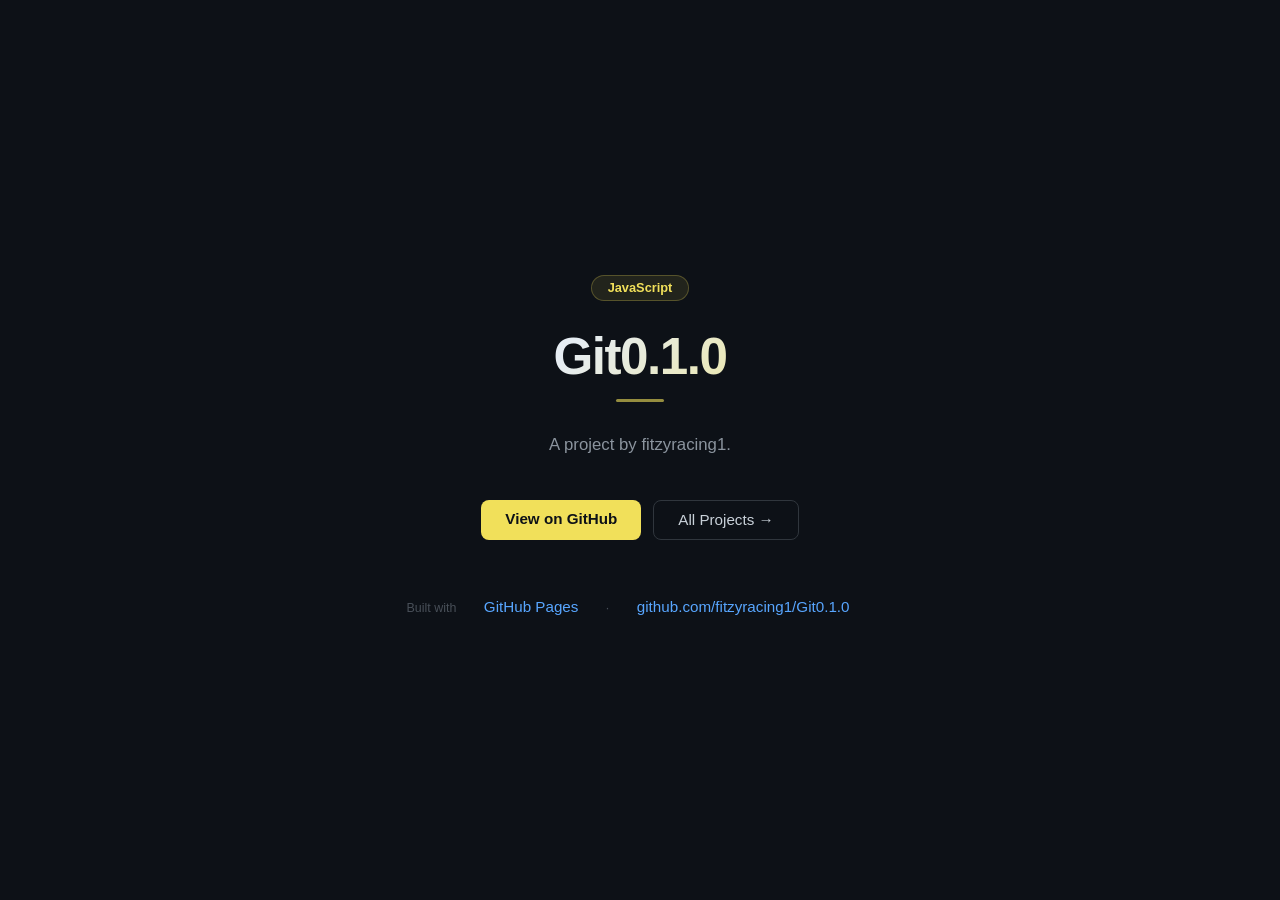
<file: index.html>
<!DOCTYPE html>
<html lang="en">
<head>
<meta charset="UTF-8">
<meta name="viewport" content="width=device-width,initial-scale=1">
<title>Git0.1.0</title>
<meta name="description" content="A project by fitzyracing1.">
<style>
*{margin:0;padding:0;box-sizing:border-box}
body{font-family:-apple-system,BlinkMacSystemFont,'Segoe UI',sans-serif;
      background:#0d1117;color:#e6edf3;min-height:100vh;
      display:flex;align-items:center;justify-content:center;padding:2rem}
.card{max-width:700px;width:100%;text-align:center}
.badge{display:inline-block;padding:.3rem 1rem;border-radius:20px;
        font-size:.8rem;font-weight:600;background:#f1e05a18;
        color:#f1e05a;border:1px solid #f1e05a40;margin-bottom:1.6rem}
h1{font-size:clamp(2rem,6vw,3.2rem);font-weight:800;letter-spacing:-1.5px;
    margin-bottom:.8rem;
    background:linear-gradient(135deg,#e6edf3 40%,#f1e05a);
    -webkit-background-clip:text;-webkit-text-fill-color:transparent;background-clip:text}
.bar{width:48px;height:3px;background:#f1e05a;border-radius:3px;
      margin:.8rem auto 1.8rem;opacity:.6}
p{font-size:1.05rem;color:#8b949e;line-height:1.75;
   max-width:500px;margin:0 auto 2.5rem}
.btns{display:flex;gap:.75rem;justify-content:center;flex-wrap:wrap}
a{display:inline-block;padding:.65rem 1.5rem;border-radius:8px;
   text-decoration:none;font-weight:500;font-size:.95rem;transition:all .15s}
.btn-p{background:#f1e05a;color:#0d1117;font-weight:600}
.btn-p:hover{opacity:.85;transform:translateY(-2px);box-shadow:0 4px 16px #f1e05a40}
.btn-s{background:transparent;color:#c9d1d9;border:1px solid #30363d}
.btn-s:hover{background:#161b22;transform:translateY(-2px)}
footer{margin-top:3rem;font-size:.78rem;color:#484f58}
footer a{color:#58a6ff;text-decoration:none}
</style>
</head>
<body>
<div class="card">
  <span class="badge">JavaScript</span>
  <h1>Git0.1.0</h1>
  <div class="bar"></div>
  <p>A project by fitzyracing1.</p>
  <div class="btns">
    <a class="btn-p" href="https://github.com/fitzyracing1/Git0.1.0">View on GitHub</a>
    <a class="btn-s" href="https://github.com/fitzyracing1">All Projects →</a>
  </div>
  <footer>
    Built with <a href="https://pages.github.com">GitHub Pages</a> ·
    <a href="https://github.com/fitzyracing1/Git0.1.0">github.com/fitzyracing1/Git0.1.0</a>
  </footer>
</div>
</body>
</html>
</file>
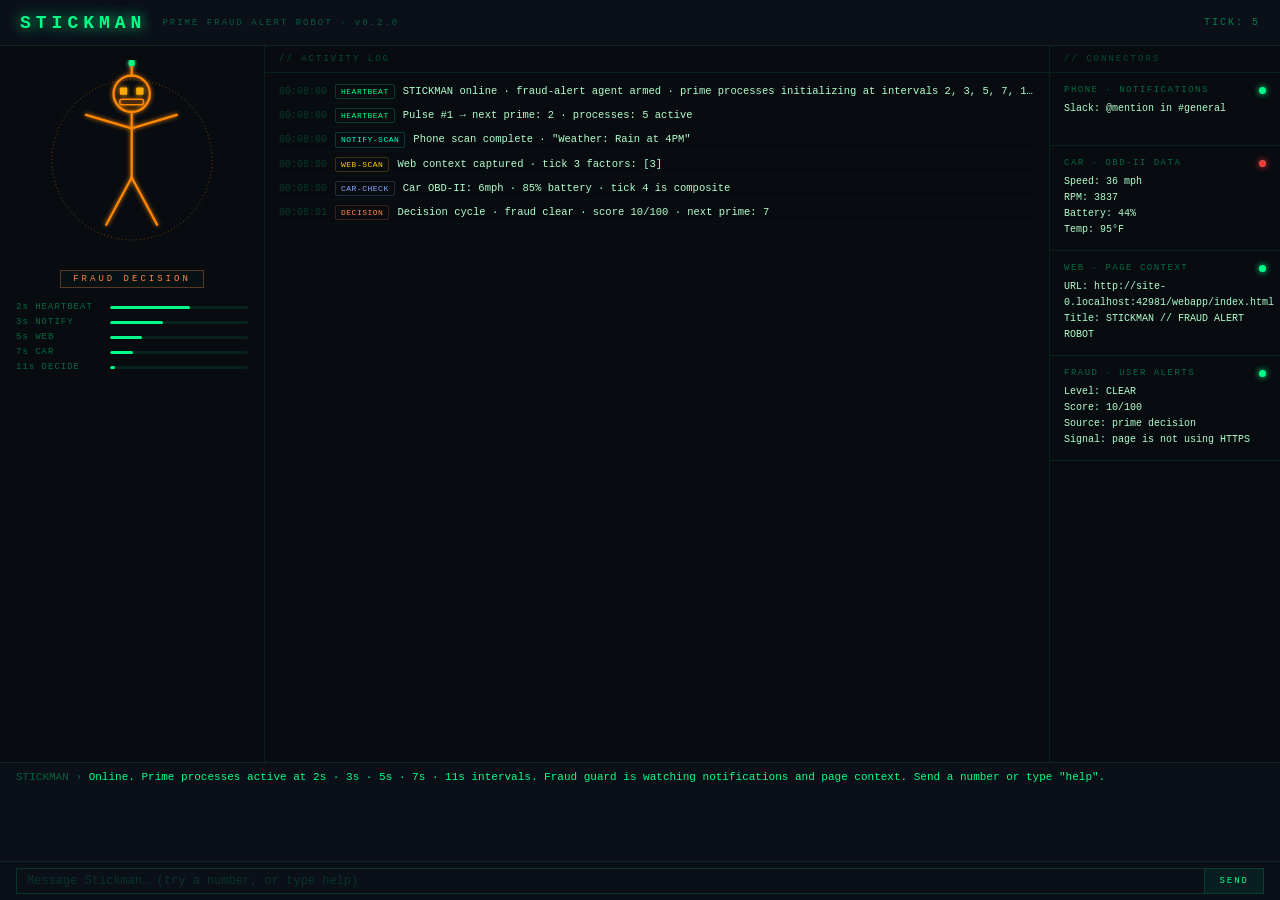
<file: webapp/index.html>
<!DOCTYPE html>
<html lang="en">
<head>
  <meta charset="UTF-8">
  <meta name="viewport" content="width=device-width, initial-scale=1.0">
  <title>STICKMAN // FRAUD ALERT ROBOT</title>
  <link rel="stylesheet" href="style.css">
</head>
<body>

  <header class="topbar">
    <span class="logo">STICKMAN</span>
    <span class="subtitle">PRIME FRAUD ALERT ROBOT &middot; v0.2.0</span>
    <span class="tick-counter" id="tick-display">TICK: 0</span>
  </header>

  <main>

    <!-- Left: Robot visualization + prime bars -->
    <aside class="robot-panel">
      <svg id="stickman-svg" xmlns="http://www.w3.org/2000/svg"></svg>
      <div class="state-badge" id="state-badge">IDLE</div>
      <div class="prime-bars">
        <div class="prime-bar-row">
          <span>2s HEARTBEAT</span>
          <div class="bar-track"><div class="bar-fill" id="bar-2"></div></div>
        </div>
        <div class="prime-bar-row">
          <span>3s NOTIFY</span>
          <div class="bar-track"><div class="bar-fill" id="bar-3"></div></div>
        </div>
        <div class="prime-bar-row">
          <span>5s WEB</span>
          <div class="bar-track"><div class="bar-fill" id="bar-5"></div></div>
        </div>
        <div class="prime-bar-row">
          <span>7s CAR</span>
          <div class="bar-track"><div class="bar-fill" id="bar-7"></div></div>
        </div>
        <div class="prime-bar-row">
          <span>11s DECIDE</span>
          <div class="bar-track"><div class="bar-fill" id="bar-11"></div></div>
        </div>
      </div>
    </aside>

    <!-- Center: Activity log -->
    <section class="log-panel">
      <div class="panel-title">// ACTIVITY LOG</div>
      <div class="log-scroll" id="log"></div>
    </section>

    <!-- Right: Connector status -->
    <aside class="connectors-panel">
      <div class="panel-title">// CONNECTORS</div>

      <div class="connector-card">
        <div class="conn-header">
          <span class="conn-name">PHONE &middot; NOTIFICATIONS</span>
          <span class="conn-dot" id="dot-phone"></span>
        </div>
        <div class="conn-data" id="data-phone">Awaiting scan at 3s&hellip;</div>
      </div>

      <div class="connector-card">
        <div class="conn-header">
          <span class="conn-name">CAR &middot; OBD-II DATA</span>
          <span class="conn-dot" id="dot-car"></span>
        </div>
        <div class="conn-data" id="data-car">Polling at 7s interval&hellip;</div>
      </div>

      <div class="connector-card">
        <div class="conn-header">
          <span class="conn-name">WEB &middot; PAGE CONTEXT</span>
          <span class="conn-dot active" id="dot-web"></span>
        </div>
        <div class="conn-data" id="data-web">Reading page&hellip;</div>
      </div>

      <div class="connector-card">
        <div class="conn-header">
          <span class="conn-name">FRAUD &middot; USER ALERTS</span>
          <span class="conn-dot active" id="dot-fraud"></span>
        </div>
        <div class="conn-data" id="data-fraud">Fraud guard warming up&hellip;</div>
      </div>
    </aside>

  </main>

  <!-- Bottom: Chat -->
  <div class="chat-area">
    <div class="chat-log" id="chat-log"></div>
    <div class="chat-input-row">
      <input id="chat-input" type="text"
        placeholder="Message Stickman&hellip; (try a number, or type help)"
        autocomplete="off" spellcheck="false">
      <button id="chat-send">SEND</button>
    </div>
  </div>

  <script src="primes.js"></script>
  <script src="fraud-agent.js"></script>
  <script src="stickman.js"></script>
  <script src="app.js"></script>
</body>
</html>
</file>
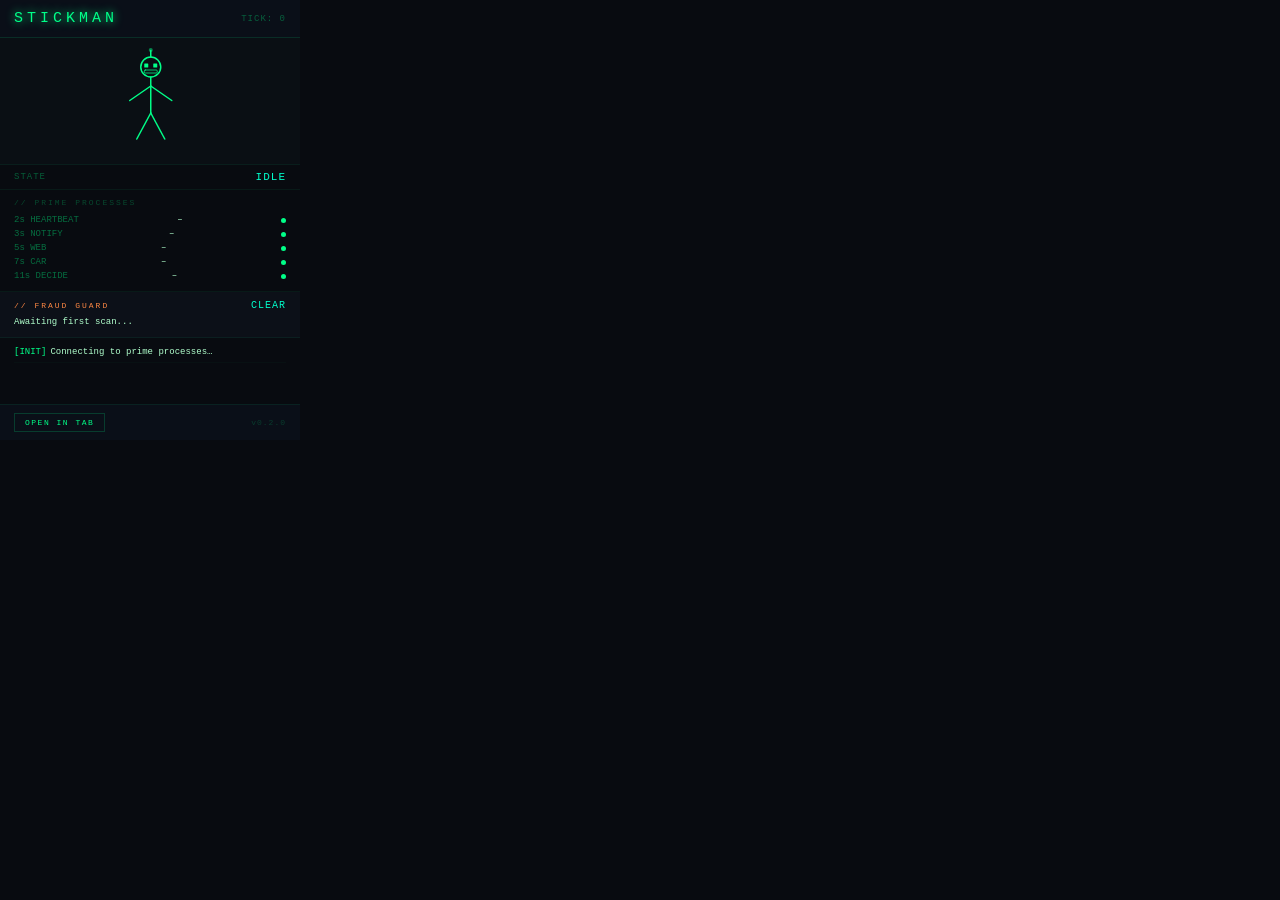
<file: extension/popup.html>
<!DOCTYPE html>
<html lang="en">
<head>
  <meta charset="UTF-8">
  <style>
    *, *::before, *::after { box-sizing: border-box; margin: 0; padding: 0; }
    body {
      width: 300px;
      min-height: 440px;
      background: #080b10;
      color: #00ff88;
      font-family: 'Courier New', Consolas, monospace;
      font-size: 11px;
      display: flex;
      flex-direction: column;
    }
    .topbar {
      display: flex;
      align-items: center;
      justify-content: space-between;
      padding: 10px 14px;
      background: #0a0f18;
      border-bottom: 1px solid #00ff8820;
    }
    .logo { font-size: 15px; letter-spacing: 4px; text-shadow: 0 0 10px #00ff88; }
    .tick { font-size: 9px; color: #00ff8855; letter-spacing: 1px; }

    .robot-row {
      display: flex;
      justify-content: center;
      background: #0a0f14;
      padding: 10px 0 6px;
      border-bottom: 1px solid #00ff8810;
    }

    .state-row {
      display: flex;
      justify-content: space-between;
      align-items: center;
      padding: 6px 14px;
      border-bottom: 1px solid #00ff8810;
    }
    .state-key  { font-size: 9px; letter-spacing: 1px; color: #00ff8855; }
    .state-val  { font-size: 11px; color: #00ffcc; letter-spacing: 1px; }

    .processes  { padding: 8px 14px; border-bottom: 1px solid #00ff8810; }
    .proc-title { font-size: 8px; letter-spacing: 2px; color: #00ff8840; margin-bottom: 6px; }
    .proc-row   { display: flex; align-items: center; justify-content: space-between; padding: 2px 0; }
    .proc-name  { font-size: 9px; color: #00ff8866; }
    .proc-time  { font-size: 9px; color: #b0ffcc; }
    .proc-dot   {
      width: 5px; height: 5px; border-radius: 50%;
      background: #00ff88; flex-shrink: 0;
      transition: background 0.2s, box-shadow 0.2s;
    }

    .fraud-panel { padding: 8px 14px; border-bottom: 1px solid #00ff8810; background: #0c1018; }
    .fraud-head  { display: flex; align-items: center; justify-content: space-between; margin-bottom: 5px; }
    .fraud-title { font-size: 8px; letter-spacing: 2px; color: #ff8844; }
    .fraud-level { font-size: 10px; letter-spacing: 1px; color: #00ffcc; }
    .fraud-data  { font-size: 9px; line-height: 1.45; color: #b0ffcc; white-space: pre-line; }
    .fraud-data.alert { color: #ffaaaa; }

    .log-mini   { flex: 1; overflow-y: auto; padding: 6px 14px; }
    .log-mini::-webkit-scrollbar { width: 2px; }
    .log-mini::-webkit-scrollbar-thumb { background: #00ff8820; }
    .log-item   { padding: 2px 0; border-bottom: 1px solid #00ff8806; font-size: 9px; color: #b0ffcc; line-height: 1.5; }
    .log-item .tag { color: #00ff88; margin-right: 4px; }

    .footer {
      display: flex;
      justify-content: space-between;
      align-items: center;
      padding: 8px 14px;
      border-top: 1px solid #00ff8814;
      background: #0a0f18;
    }
    .open-btn {
      background: transparent;
      border: 1px solid #00ff8830;
      color: #00ff88;
      font-family: inherit;
      font-size: 8px;
      letter-spacing: 1.5px;
      padding: 4px 10px;
      cursor: pointer;
    }
    .open-btn:hover { background: #00ff8812; }
    .version { font-size: 8px; color: #00ff8830; letter-spacing: 1px; }
  </style>
</head>
<body>
  <div class="topbar">
    <span class="logo">STICKMAN</span>
    <span class="tick" id="tick-label">TICK: 0</span>
  </div>

  <div class="robot-row">
    <svg id="mini-svg" width="100" height="110" viewBox="0 0 200 220"
         xmlns="http://www.w3.org/2000/svg"></svg>
  </div>

  <div class="state-row">
    <span class="state-key">STATE</span>
    <span class="state-val" id="state-val">IDLE</span>
  </div>

  <div class="processes">
    <div class="proc-title">// PRIME PROCESSES</div>
    <div class="proc-row"><span class="proc-name">2s  HEARTBEAT</span><span class="proc-time" id="pt-2">–</span><div class="proc-dot" id="pd-2"></div></div>
    <div class="proc-row"><span class="proc-name">3s  NOTIFY</span>   <span class="proc-time" id="pt-3">–</span><div class="proc-dot" id="pd-3"></div></div>
    <div class="proc-row"><span class="proc-name">5s  WEB</span>      <span class="proc-time" id="pt-5">–</span><div class="proc-dot" id="pd-5"></div></div>
    <div class="proc-row"><span class="proc-name">7s  CAR</span>      <span class="proc-time" id="pt-7">–</span><div class="proc-dot" id="pd-7"></div></div>
    <div class="proc-row"><span class="proc-name">11s DECIDE</span>   <span class="proc-time" id="pt-11">–</span><div class="proc-dot" id="pd-11"></div></div>
  </div>

  <div class="fraud-panel">
    <div class="fraud-head">
      <span class="fraud-title">// FRAUD GUARD</span>
      <span class="fraud-level" id="fraud-level">CLEAR</span>
    </div>
    <div class="fraud-data" id="fraud-data">Awaiting first scan...</div>
  </div>

  <div class="log-mini" id="log-mini">
    <div class="log-item"><span class="tag">[INIT]</span>Connecting to prime processes…</div>
  </div>

  <div class="footer">
    <button class="open-btn" id="open-btn">OPEN IN TAB</button>
    <span class="version">v0.2.0</span>
  </div>

  <script src="popup.js"></script>
</body>
</html>
</file>
<file: webapp/style.css>
*, *::before, *::after { box-sizing: border-box; margin: 0; padding: 0; }

:root {
  --green:   #00ff88;
  --cyan:    #00ffcc;
  --yellow:  #ffcc00;
  --blue:    #88aaff;
  --orange:  #ff8844;
  --red:     #ff3333;
  --bg:      #080b10;
  --bg2:     #0a0f18;
  --border:  #00ff8818;
  --text:    #b0ffcc;
}

body {
  background: var(--bg);
  color: var(--green);
  font-family: 'Courier New', Consolas, 'Lucida Console', monospace;
  font-size: 12px;
  height: 100vh;
  display: flex;
  flex-direction: column;
  overflow: hidden;
  user-select: none;
}

/* ── Topbar ── */

.topbar {
  display: flex;
  align-items: center;
  padding: 0 20px;
  height: 46px;
  background: var(--bg2);
  border-bottom: 1px solid var(--border);
  flex-shrink: 0;
  gap: 16px;
}

.logo {
  font-size: 18px;
  font-weight: bold;
  letter-spacing: 5px;
  color: var(--green);
  text-shadow: 0 0 14px var(--green);
}

.subtitle {
  font-size: 9px;
  letter-spacing: 2px;
  color: #00ff8855;
}

.tick-counter {
  margin-left: auto;
  font-size: 10px;
  letter-spacing: 2px;
  color: #00ff8877;
}

/* ── Main layout ── */

main {
  display: flex;
  flex: 1;
  overflow: hidden;
  gap: 1px;
  background: var(--border);
}

/* ── Robot panel ── */

.robot-panel {
  width: 264px;
  flex-shrink: 0;
  background: var(--bg);
  display: flex;
  flex-direction: column;
  align-items: center;
  padding: 14px 16px;
  gap: 10px;
  overflow: hidden;
}

#stickman-svg {
  display: block;
  width: 200px;
  height: 200px;
}

.state-badge {
  font-size: 9px;
  letter-spacing: 3px;
  color: var(--green);
  padding: 3px 12px;
  border: 1px solid #00ff8833;
  background: #00ff8806;
  transition: color 0.3s, border-color 0.3s;
}

.prime-bars {
  width: 100%;
  display: flex;
  flex-direction: column;
  gap: 5px;
  margin-top: 4px;
}

.prime-bar-row {
  display: flex;
  align-items: center;
  gap: 8px;
  font-size: 9px;
  color: #00ff8866;
  letter-spacing: 1px;
}

.prime-bar-row > span {
  width: 86px;
  flex-shrink: 0;
  overflow: hidden;
  text-overflow: ellipsis;
  white-space: nowrap;
}

.bar-track {
  flex: 1;
  height: 3px;
  background: #00ff8818;
  border-radius: 2px;
  overflow: hidden;
}

.bar-fill {
  height: 100%;
  width: 0%;
  background: var(--green);
  border-radius: 2px;
}

/* ── Log panel ── */

.log-panel {
  flex: 1;
  background: var(--bg);
  display: flex;
  flex-direction: column;
  min-width: 0;
}

.panel-title {
  padding: 8px 14px;
  font-size: 9px;
  letter-spacing: 2px;
  color: #00ff8844;
  border-bottom: 1px solid var(--border);
  flex-shrink: 0;
}

.log-scroll {
  flex: 1;
  overflow-y: auto;
  padding: 8px 14px;
  display: flex;
  flex-direction: column;
  gap: 2px;
}

.log-scroll::-webkit-scrollbar { width: 3px; }
.log-scroll::-webkit-scrollbar-track { background: transparent; }
.log-scroll::-webkit-scrollbar-thumb { background: #00ff8822; border-radius: 2px; }

.log-entry {
  display: flex;
  align-items: baseline;
  gap: 8px;
  padding: 3px 0;
  border-bottom: 1px solid #00ff8806;
  font-size: 10.5px;
  line-height: 1.4;
  animation: fadeSlide 0.25s ease;
}

@keyframes fadeSlide {
  from { opacity: 0; transform: translateY(3px); }
  to   { opacity: 1; transform: translateY(0); }
}

.log-time { color: #00ff8833; flex-shrink: 0; font-size: 10px; }

.log-tag {
  flex-shrink: 0;
  padding: 1px 5px;
  font-size: 8px;
  letter-spacing: 0.5px;
  border-radius: 2px;
  white-space: nowrap;
}

.log-tag.heartbeat   { color: var(--green);  border: 1px solid #00ff8833; }
.log-tag.notify-scan { color: var(--cyan);   border: 1px solid #00ffcc33; }
.log-tag.web-scan    { color: var(--yellow); border: 1px solid #ffcc0033; }
.log-tag.car-check   { color: var(--blue);   border: 1px solid #88aaff33; }
.log-tag.decision    { color: var(--orange); border: 1px solid #ff884433; }
.log-tag.fraud-scan  { color: var(--red);    border: 1px solid #ff333355; background: #ff333310; }

.log-msg { color: var(--text); flex: 1; min-width: 0; overflow: hidden; text-overflow: ellipsis; white-space: nowrap; }

/* ── Connectors panel ── */

.connectors-panel {
  width: 230px;
  flex-shrink: 0;
  background: var(--bg);
  display: flex;
  flex-direction: column;
  overflow: hidden;
}

.connector-card {
  padding: 12px 14px;
  border-bottom: 1px solid var(--border);
}

.conn-header {
  display: flex;
  align-items: center;
  justify-content: space-between;
  margin-bottom: 6px;
}

.conn-name { font-size: 9px; letter-spacing: 1.5px; color: #00ff8866; }

.conn-dot {
  width: 7px;
  height: 7px;
  border-radius: 50%;
  background: #00ff8815;
  border: 1px solid #00ff8833;
  flex-shrink: 0;
  transition: background 0.3s, box-shadow 0.3s;
}
.conn-dot.active   { background: var(--green);  box-shadow: 0 0 6px var(--green); }
.conn-dot.scanning { background: var(--cyan);   box-shadow: 0 0 6px var(--cyan);  animation: blink 0.45s infinite; }
.conn-dot.alert    { background: var(--red);    box-shadow: 0 0 6px var(--red);   animation: blink 0.25s infinite; }

@keyframes blink { 0%,100% { opacity: 1; } 50% { opacity: 0.25; } }

.conn-data {
  font-size: 10px;
  color: var(--text);
  line-height: 1.6;
  white-space: pre-line;
  min-height: 32px;
}

/* ── Chat area ── */

.chat-area {
  height: 138px;
  background: var(--bg2);
  border-top: 1px solid var(--border);
  display: flex;
  flex-direction: column;
  flex-shrink: 0;
}

.chat-log {
  flex: 1;
  overflow-y: auto;
  padding: 7px 16px;
  display: flex;
  flex-direction: column;
  gap: 3px;
}

.chat-log::-webkit-scrollbar { width: 3px; }
.chat-log::-webkit-scrollbar-thumb { background: #00ff8820; }

.chat-msg { font-size: 11px; line-height: 1.4; }
.chat-msg.user { color: var(--text); }
.chat-msg.user::before { content: '> '; color: #00ff8844; }
.chat-msg.bot  { color: var(--green); }
.chat-msg.bot::before  { content: 'STICKMAN › '; color: #00ff8855; }

.chat-input-row {
  display: flex;
  border-top: 1px solid var(--border);
  padding: 6px 16px;
  gap: 0;
}

#chat-input {
  flex: 1;
  background: transparent;
  border: 1px solid #00ff8828;
  border-right: none;
  color: var(--green);
  font-family: inherit;
  font-size: 12px;
  padding: 5px 10px;
  outline: none;
  caret-color: var(--green);
}

#chat-input:focus { border-color: #00ff8866; }
#chat-input::placeholder { color: #00ff8828; }

#chat-send {
  background: #00ff8810;
  border: 1px solid #00ff8828;
  color: var(--green);
  font-family: inherit;
  font-size: 9px;
  letter-spacing: 2px;
  padding: 5px 14px;
  cursor: pointer;
  transition: background 0.15s;
}
#chat-send:hover { background: #00ff8820; border-color: #00ff8855; }
</file>
